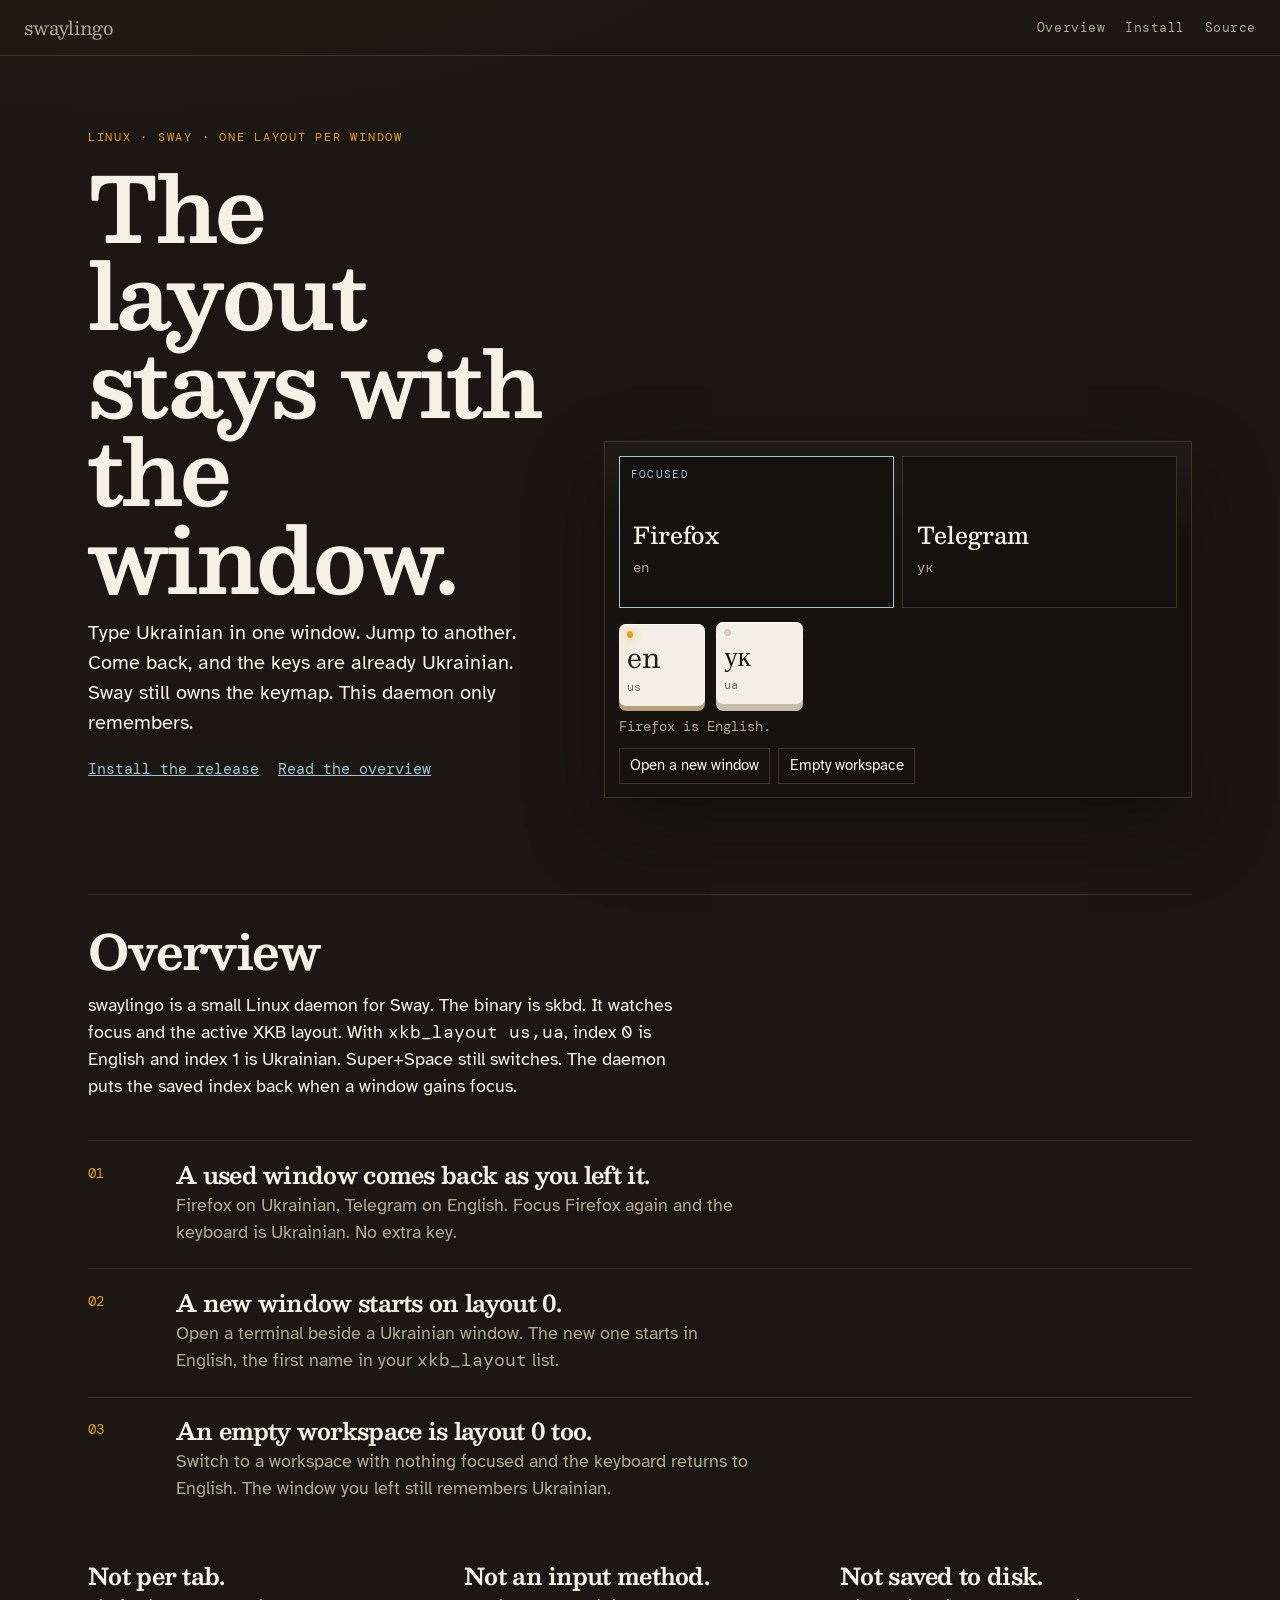
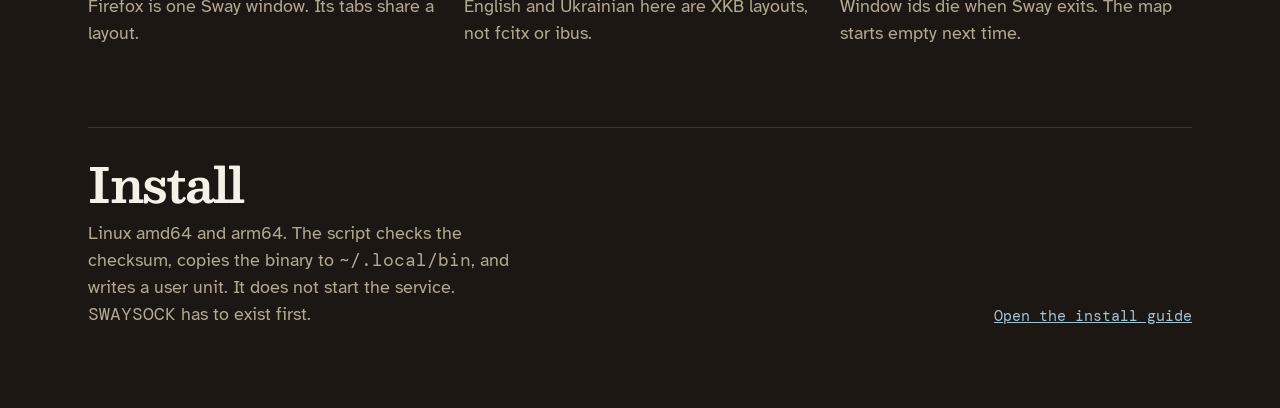
<file: docs/index.html>
<!DOCTYPE html>
<html lang="en">
  <head>
    <meta charset="utf-8" />
    <meta name="viewport" content="width=device-width, initial-scale=1" />
    <title>swaylingo</title>
    <meta
      name="description"
      content="A Sway daemon that keeps a keyboard layout on each window. New windows and empty workspaces start on layout 0."
    />
    <link rel="preconnect" href="https://fonts.googleapis.com" />
    <link rel="preconnect" href="https://fonts.gstatic.com" crossorigin />
    <link
      href="https://fonts.googleapis.com/css2?family=Atkinson+Hyperlegible:ital,wght@0,400;0,700&family=Besley:opsz,wght@12..72,520;12..72,650&family=DM+Mono:ital,wght@0,400;0,500&display=swap"
      rel="stylesheet"
    />
    <link rel="stylesheet" href="style.css" />
  </head>
  <body>
    <a class="skip" href="#demo">Skip to the desk</a>
    <header class="bar">
      <a class="mark" href="index.html">swaylingo</a>
      <nav aria-label="Site">
        <a href="#overview">Overview</a>
        <a href="install.html">Install</a>
        <a href="https://github.com/worxbend/swaylingo">Source</a>
      </nav>
    </header>

    <div class="sheet">
      <section class="hero">
        <div>
          <p class="kicker">Linux · Sway · one layout per window</p>
          <h1>The layout stays with the window.</h1>
          <p class="lede">
            Type Ukrainian in one window. Jump to another. Come back, and the
            keys are already Ukrainian. Sway still owns the keymap. This daemon
            only remembers.
          </p>
          <p class="actions">
            <a href="install.html">Install the release</a>
            <a href="#overview">Read the overview</a>
          </p>
        </div>

        <div class="machine" id="desk">
          <div class="windows" id="windows" role="group" aria-label="Windows"></div>
          <div class="keys" id="demo" role="group" aria-label="Keyboard layout">
            <button type="button" class="key" id="key-en">
              <span class="lamp" aria-hidden="true"></span>
              <span class="legend">en</span>
              <span class="hint">us</span>
            </button>
            <button type="button" class="key" id="key-ua">
              <span class="lamp" aria-hidden="true"></span>
              <span class="legend">ук</span>
              <span class="hint">ua</span>
            </button>
          </div>
          <p class="now" id="now" aria-live="polite"></p>
          <div class="row">
            <button type="button" id="spawn">Open a new window</button>
            <button type="button" id="empty">Empty workspace</button>
          </div>
        </div>
      </section>

      <section class="overview" id="overview">
        <h2>Overview</h2>
        <p>
          swaylingo is a small Linux daemon for Sway. The binary is skbd. It watches focus and the
          active XKB layout. With <code>xkb_layout us,ua</code>, index 0 is
          English and index 1 is Ukrainian. Super+Space still switches. The
          daemon puts the saved index back when a window gains focus.
        </p>
        <ol class="rules">
          <li>
            <span>01</span>
            <div>
              <h3>A used window comes back as you left it.</h3>
              <p>
                Firefox on Ukrainian, Telegram on English. Focus Firefox again and the
                keyboard is Ukrainian. No extra key.
              </p>
            </div>
          </li>
          <li>
            <span>02</span>
            <div>
              <h3>A new window starts on layout 0.</h3>
              <p>
                Open a terminal beside a Ukrainian window. The new one starts
                in English, the first name in your <code>xkb_layout</code> list.
              </p>
            </div>
          </li>
          <li>
            <span>03</span>
            <div>
              <h3>An empty workspace is layout 0 too.</h3>
              <p>
                Switch to a workspace with nothing focused and the keyboard
                returns to English. The window you left still remembers
                Ukrainian.
              </p>
            </div>
          </li>
        </ol>
        <div class="limits">
          <div>
            <h3>Not per tab.</h3>
            <p>Firefox is one Sway window. Its tabs share a layout.</p>
          </div>
          <div>
            <h3>Not an input method.</h3>
            <p>English and Ukrainian here are XKB layouts, not fcitx or ibus.</p>
          </div>
          <div>
            <h3>Not saved to disk.</h3>
            <p>Window ids die when Sway exits. The map starts empty next time.</p>
          </div>
        </div>
      </section>

      <section class="install-strip">
        <div>
          <h2>Install</h2>
          <p>
            Linux amd64 and arm64. The script checks the checksum, copies the
            binary to <code>~/.local/bin</code>, and writes a user unit. It
            does not start the service. <code>SWAYSOCK</code> has to exist
            first.
          </p>
        </div>
        <p class="actions"><a href="install.html">Open the install guide</a></p>
      </section>
    </div>
    <script src="app.js"></script>
  </body>
</html>
</file>
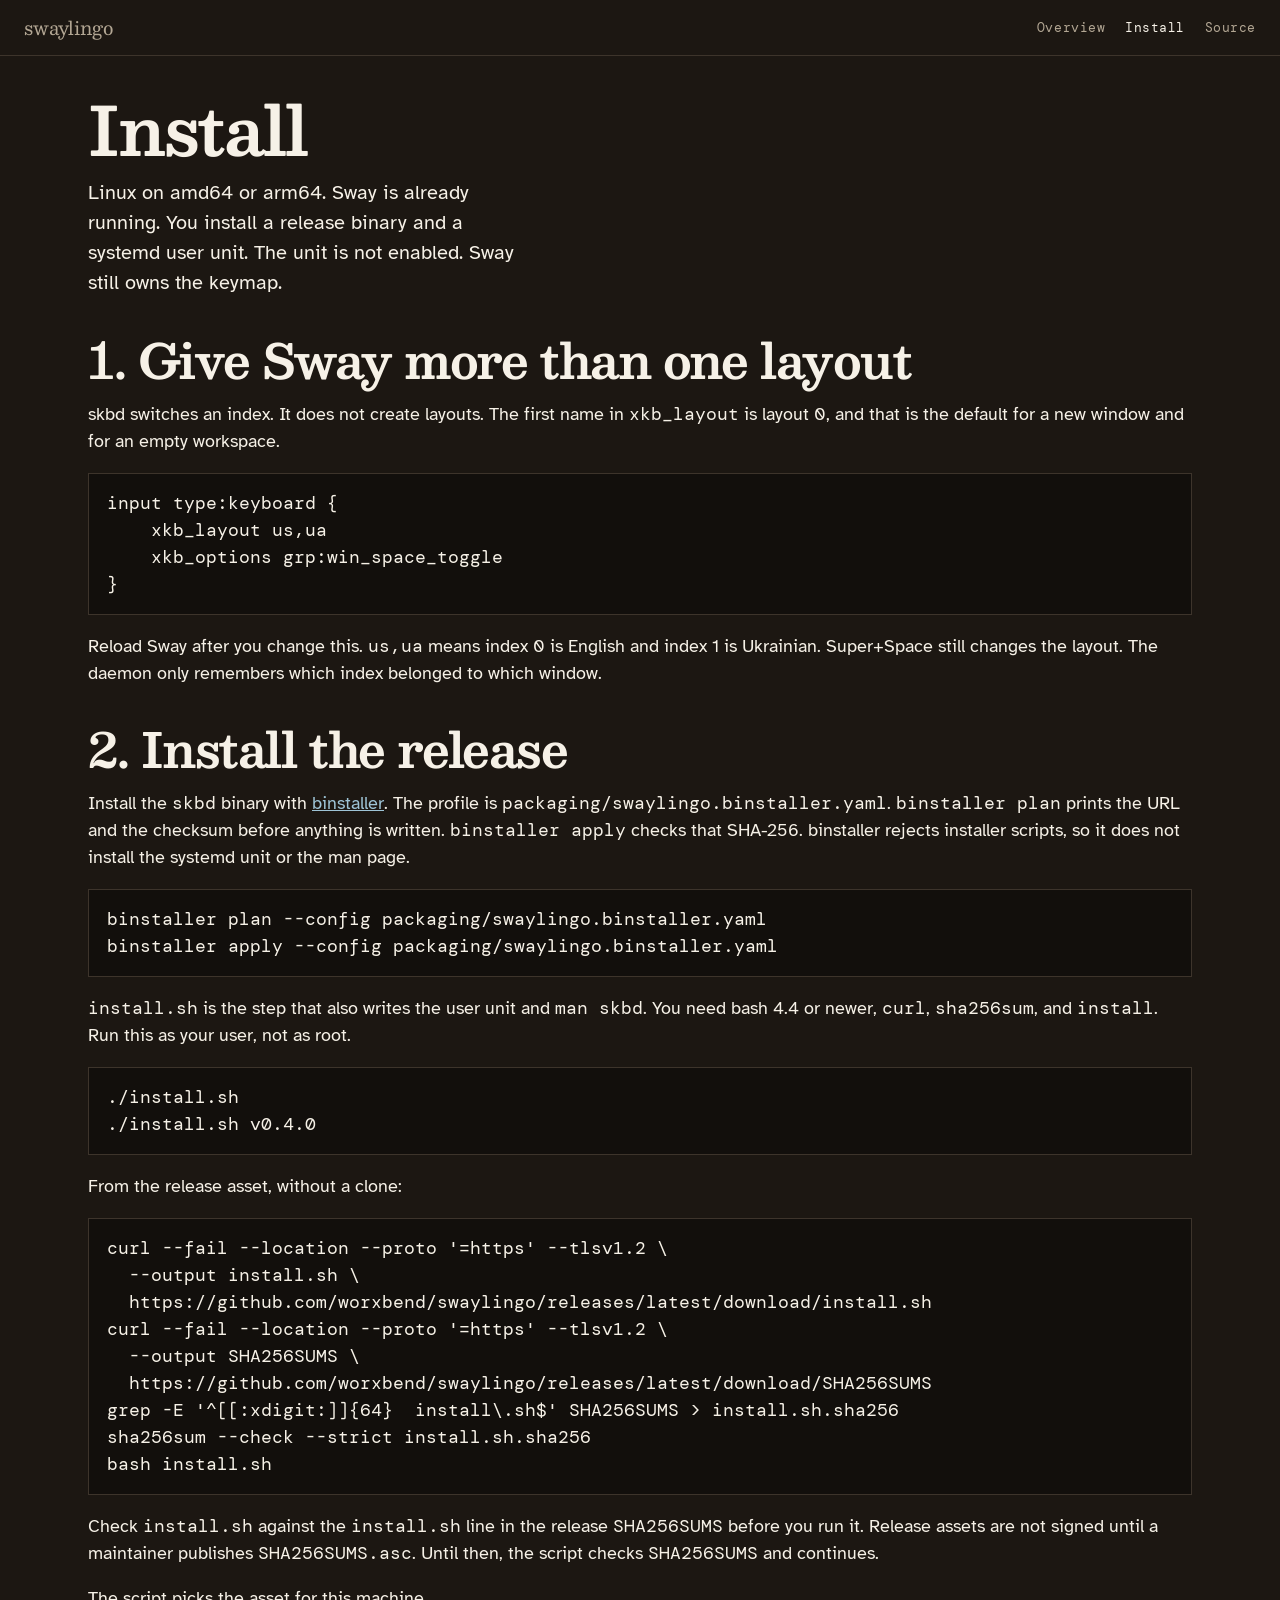
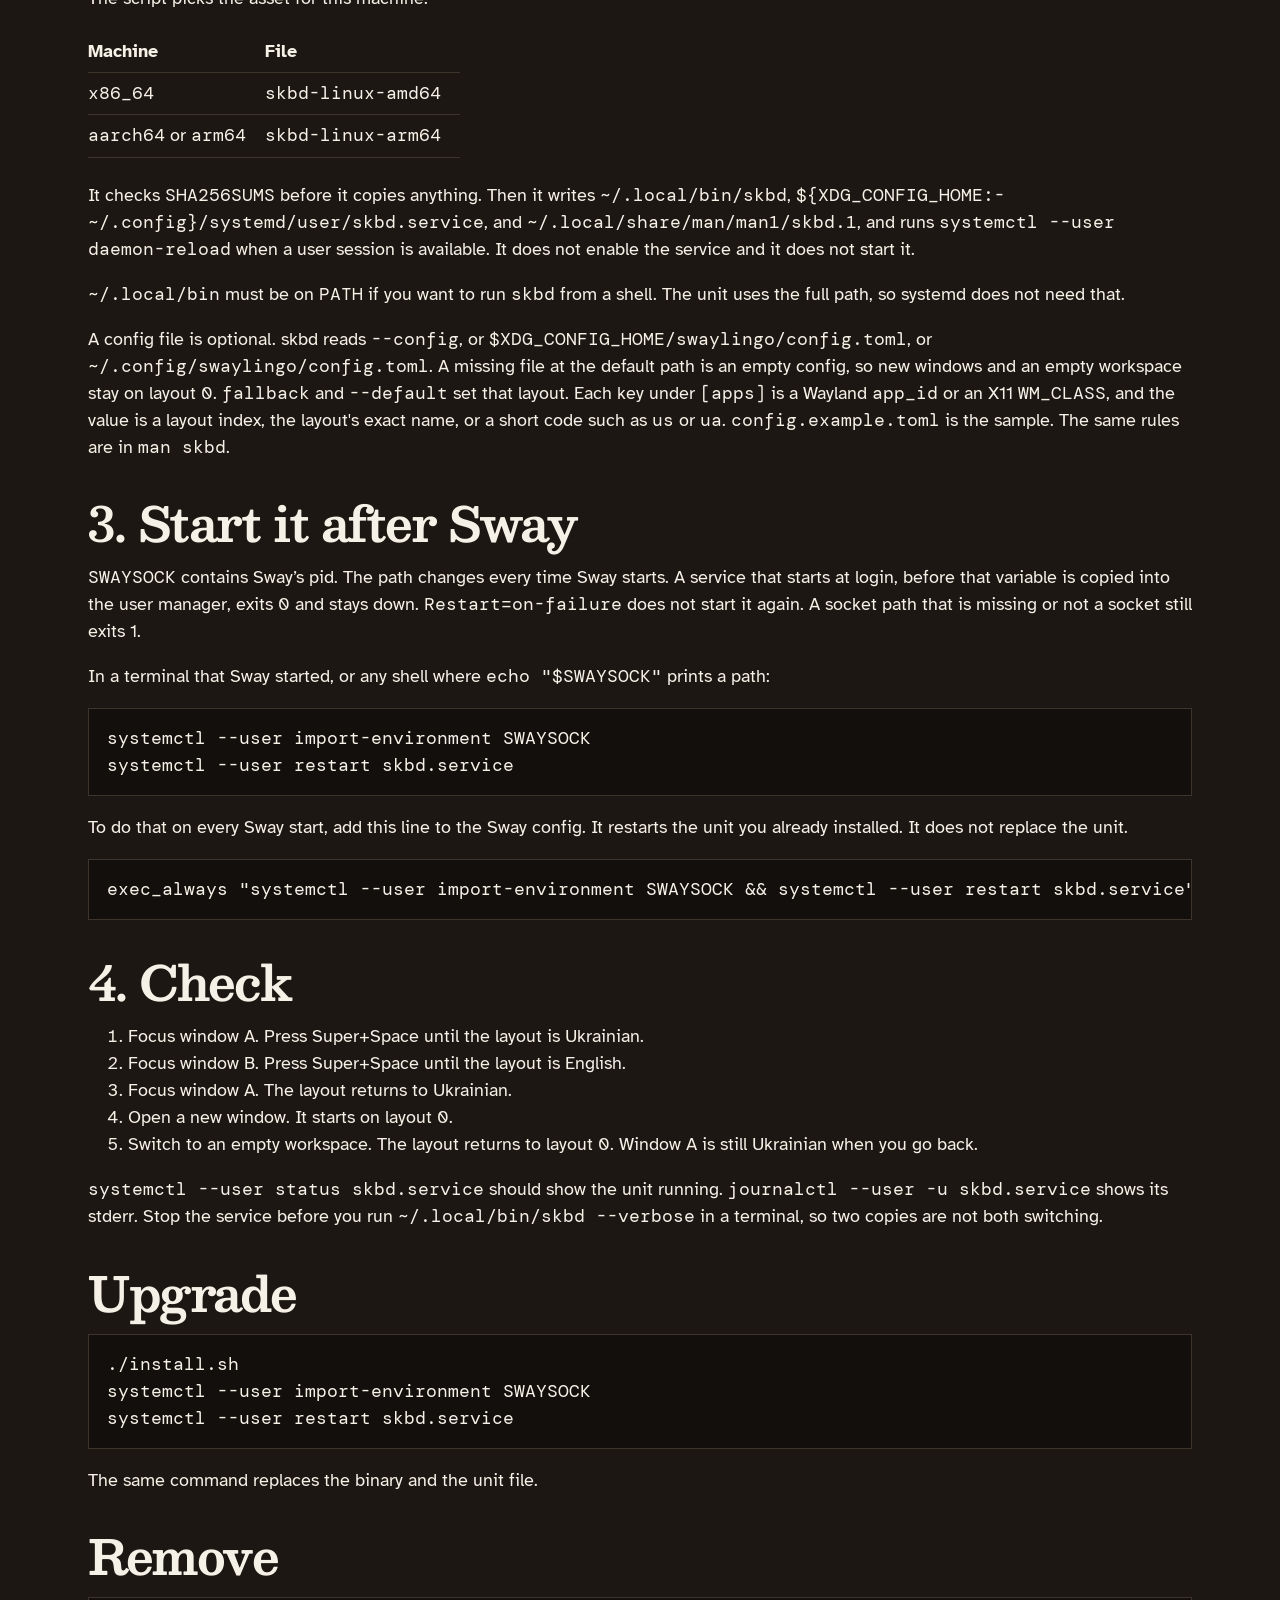
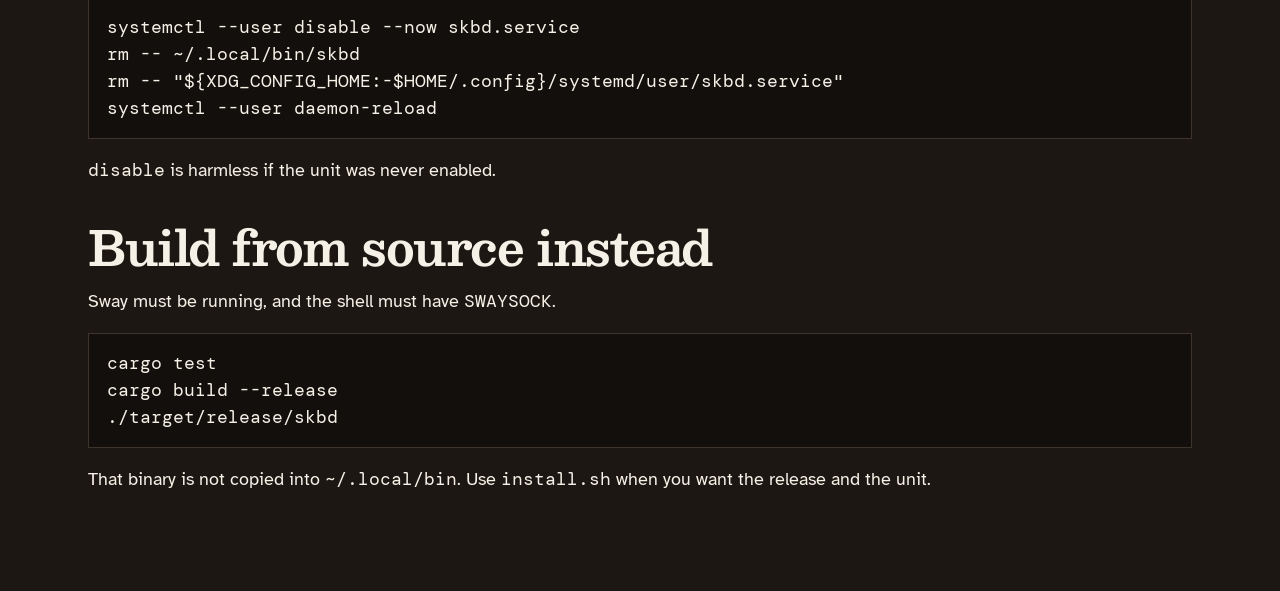
<file: docs/install.html>
<!DOCTYPE html>
<html lang="en">
  <head>
    <meta charset="utf-8" />
    <meta name="viewport" content="width=device-width, initial-scale=1" />
    <title>Install swaylingo</title>
    <meta
      name="description"
      content="Install the skbd release on Linux amd64 or arm64 and start the systemd user service after Sway."
    />
    <link rel="preconnect" href="https://fonts.googleapis.com" />
    <link rel="preconnect" href="https://fonts.gstatic.com" crossorigin />
    <link
      href="https://fonts.googleapis.com/css2?family=Atkinson+Hyperlegible:ital,wght@0,400;0,700&family=Besley:opsz,wght@12..72,520;12..72,650&family=DM+Mono:ital,wght@0,400;0,500&display=swap"
      rel="stylesheet"
    />
    <link rel="stylesheet" href="style.css" />
  </head>
  <body class="page">
    <header class="bar">
      <a class="mark" href="index.html">swaylingo</a>
      <nav aria-label="Site">
        <a href="index.html">Overview</a>
        <a href="install.html" aria-current="page">Install</a>
        <a href="https://github.com/worxbend/swaylingo">Source</a>
      </nav>
    </header>
    <div class="sheet">
    <h1>Install</h1>
    <p class="lede">
      Linux on amd64 or arm64. Sway is already running. You install a release
      binary and a systemd user unit. The unit is not enabled. Sway still owns
      the keymap.
    </p>

    <section>
      <h2>1. Give Sway more than one layout</h2>
      <p>
        skbd switches an index. It does not create layouts. The first name
        in <code>xkb_layout</code> is layout 0, and that is the default for a
        new window and for an empty workspace.
      </p>
      <pre><code>input type:keyboard {
    xkb_layout us,ua
    xkb_options grp:win_space_toggle
}</code></pre>
      <p>
        Reload Sway after you change this. <code>us,ua</code> means index 0 is
        English and index 1 is Ukrainian. Super+Space still changes the layout.
        The daemon only remembers which index belonged to which window.
      </p>
    </section>

    <section>
      <h2>2. Install the release</h2>
      <p>
        Install the <code>skbd</code> binary with
        <a href="https://worxbend.github.io/binstaller/">binstaller</a>.
        The profile is <code>packaging/swaylingo.binstaller.yaml</code>.
        <code>binstaller plan</code> prints the URL and the checksum before
        anything is written. <code>binstaller apply</code> checks that SHA-256.
        binstaller rejects installer scripts, so it does not install the
        systemd unit or the man page.
      </p>
      <pre><code>binstaller plan --config packaging/swaylingo.binstaller.yaml
binstaller apply --config packaging/swaylingo.binstaller.yaml</code></pre>
      <p>
        <code>install.sh</code> is the step that also writes the user unit and
        <code>man skbd</code>. You need bash 4.4 or newer, <code>curl</code>,
        <code>sha256sum</code>, and <code>install</code>. Run this as your
        user, not as root.
      </p>
      <pre><code>./install.sh
./install.sh v0.4.0</code></pre>
      <p>From the release asset, without a clone:</p>
      <pre><code>curl --fail --location --proto '=https' --tlsv1.2 \
  --output install.sh \
  https://github.com/worxbend/swaylingo/releases/latest/download/install.sh
curl --fail --location --proto '=https' --tlsv1.2 \
  --output SHA256SUMS \
  https://github.com/worxbend/swaylingo/releases/latest/download/SHA256SUMS
grep -E '^[[:xdigit:]]{64}  install\.sh$' SHA256SUMS &gt; install.sh.sha256
sha256sum --check --strict install.sh.sha256
bash install.sh</code></pre>
      <p>
        Check <code>install.sh</code> against the <code>install.sh</code> line
        in the release <code>SHA256SUMS</code> before you run it.
        Release assets are not signed until a maintainer publishes
        <code>SHA256SUMS.asc</code>. Until then, the script checks
        <code>SHA256SUMS</code> and continues.
      </p>
      <p>The script picks the asset for this machine.</p>
      <table>
        <thead>
          <tr>
            <th>Machine</th>
            <th>File</th>
          </tr>
        </thead>
        <tbody>
          <tr>
            <td><code>x86_64</code></td>
            <td><code>skbd-linux-amd64</code></td>
          </tr>
          <tr>
            <td><code>aarch64</code> or <code>arm64</code></td>
            <td><code>skbd-linux-arm64</code></td>
          </tr>
        </tbody>
      </table>
      <p>
        It checks <code>SHA256SUMS</code> before it copies anything. Then it
        writes <code>~/.local/bin/skbd</code>,
        <code>${XDG_CONFIG_HOME:-~/.config}/systemd/user/skbd.service</code>, and
        <code>~/.local/share/man/man1/skbd.1</code>, and runs
        <code>systemctl --user daemon-reload</code> when a user session is
        available. It does not enable the service and it does not start it.
      </p>
      <p>
        <code>~/.local/bin</code> must be on <code>PATH</code> if you want to
        run <code>skbd</code> from a shell. The unit uses the full path, so
        systemd does not need that.
      </p>
      <p>
        A config file is optional. skbd reads <code>--config</code>, or
        <code>$XDG_CONFIG_HOME/swaylingo/config.toml</code>, or
        <code>~/.config/swaylingo/config.toml</code>. A missing file at the
        default path is an empty config, so new windows and an empty workspace
        stay on layout 0. <code>fallback</code> and <code>--default</code> set
        that layout. Each key under <code>[apps]</code> is a Wayland
        <code>app_id</code> or an X11 <code>WM_CLASS</code>, and the value is a
        layout index, the layout's exact name, or a short code such as
        <code>us</code> or <code>ua</code>. <code>config.example.toml</code> is
        the sample. The same rules are in <code>man skbd</code>.
      </p>
    </section>

    <section>
      <h2>3. Start it after Sway</h2>
      <p>
        <code>SWAYSOCK</code> contains Sway’s pid. The path changes every time
        Sway starts. A service that starts at login, before that variable is
        copied into the user manager, exits 0 and stays down.
        <code>Restart=on-failure</code> does not start it again. A socket path
        that is missing or not a socket still exits 1.
      </p>
      <p>
        In a terminal that Sway started, or any shell where
        <code>echo "$SWAYSOCK"</code> prints a path:
      </p>
      <pre><code>systemctl --user import-environment SWAYSOCK
systemctl --user restart skbd.service</code></pre>
      <p>
        To do that on every Sway start, add this line to the Sway config. It
        restarts the unit you already installed. It does not replace the unit.
      </p>
      <pre><code>exec_always "systemctl --user import-environment SWAYSOCK &amp;&amp; systemctl --user restart skbd.service"</code></pre>
    </section>

    <section>
      <h2>4. Check</h2>
      <ol>
        <li>Focus window A. Press Super+Space until the layout is Ukrainian.</li>
        <li>Focus window B. Press Super+Space until the layout is English.</li>
        <li>Focus window A. The layout returns to Ukrainian.</li>
        <li>Open a new window. It starts on layout 0.</li>
        <li>
          Switch to an empty workspace. The layout returns to layout 0. Window A
          is still Ukrainian when you go back.
        </li>
      </ol>
      <p>
        <code>systemctl --user status skbd.service</code> should show the
        unit running.
        <code>journalctl --user -u skbd.service</code> shows its stderr.
        Stop the service before you run
        <code>~/.local/bin/skbd --verbose</code> in a terminal, so two
        copies are not both switching.
      </p>
    </section>

    <section>
      <h2>Upgrade</h2>
      <pre><code>./install.sh
systemctl --user import-environment SWAYSOCK
systemctl --user restart skbd.service</code></pre>
      <p>The same command replaces the binary and the unit file.</p>
    </section>

    <section>
      <h2>Remove</h2>
      <pre><code>systemctl --user disable --now skbd.service
rm -- ~/.local/bin/skbd
rm -- "${XDG_CONFIG_HOME:-$HOME/.config}/systemd/user/skbd.service"
systemctl --user daemon-reload</code></pre>
      <p><code>disable</code> is harmless if the unit was never enabled.</p>
    </section>

    <section>
      <h2>Build from source instead</h2>
      <p>Sway must be running, and the shell must have <code>SWAYSOCK</code>.</p>
      <pre><code>cargo test
cargo build --release
./target/release/skbd</code></pre>
      <p>
        That binary is not copied into <code>~/.local/bin</code>. Use
        <code>install.sh</code> when you want the release and the unit.
      </p>
    </section>
    </div>
  </body>
</html>
</file>
<file: docs/style.css>
:root {
  --desk: #1c1712;
  --ink: #f6f1e7;
  --quiet: #b3a794;
  --line: #3d342b;
  --key: #f4efe6;
  --key-ink: #221b14;
  --brass: #e2a322;
  --focus: #9ec4d6;
  --sheet: #14110e;
  --sans: "Atkinson Hyperlegible", "Segoe UI", sans-serif;
  --serif: "Besley", "Iowan Old Style", Georgia, serif;
  --mono: "DM Mono", ui-monospace, monospace;
}

* {
  box-sizing: border-box;
}

html {
  background:
    radial-gradient(90rem 40rem at 10% -10%, rgb(226 163 34 / 8%), transparent 50%),
    var(--desk);
  color: var(--ink);
}

body {
  margin: 0;
  font-family: var(--sans);
  font-size: 1.125rem;
  line-height: 1.5;
}

a {
  color: var(--focus);
}

a:hover {
  color: var(--ink);
}

.skip {
  position: absolute;
  left: 1rem;
  top: -4rem;
  background: var(--ink);
  color: var(--desk);
  padding: 0.4rem 0.7rem;
}

.skip:focus {
  top: 1rem;
}

.bar {
  display: flex;
  align-items: center;
  justify-content: space-between;
  gap: 1rem;
  padding: 0.85rem 1.5rem;
  border-bottom: 1px solid var(--line);
  font-family: var(--mono);
  font-size: 0.82rem;
  letter-spacing: 0.04em;
}

.bar a {
  color: var(--quiet);
  text-decoration: none;
}

.bar a:hover,
.bar a[aria-current="page"] {
  color: var(--ink);
}

.mark {
  color: var(--ink);
  font-family: var(--serif);
  font-size: 1.15rem;
  letter-spacing: 0;
}

.bar nav {
  display: flex;
  gap: 1.25rem;
}

.sheet {
  max-width: 72rem;
  margin: 0 auto;
  padding: 0 1.5rem 5rem;
}

.hero {
  display: grid;
  grid-template-columns: minmax(16rem, 0.9fr) minmax(18rem, 1.15fr);
  gap: 3.5rem;
  align-items: end;
  padding-top: 4.5rem;
}

.kicker {
  margin: 0 0 1rem;
  color: var(--brass);
  font-family: var(--mono);
  font-size: 0.78rem;
  letter-spacing: 0.14em;
  text-transform: uppercase;
}

h1,
h2,
h3 {
  font-family: var(--serif);
  font-weight: 650;
  letter-spacing: -0.03em;
  line-height: 0.98;
}

h1 {
  margin: 0 0 1rem;
  font-size: clamp(3.4rem, 7vw, 6.2rem);
}

h2 {
  margin: 0 0 0.8rem;
  font-size: clamp(2rem, 4vw, 3rem);
}

h3 {
  margin: 0 0 0.35rem;
  font-size: 1.45rem;
}

.lede {
  max-width: 28rem;
  margin: 0 0 1.25rem;
  font-size: 1.25rem;
}

.actions {
  display: flex;
  flex-wrap: wrap;
  gap: 0.8rem 1.2rem;
  align-items: center;
}

.actions a {
  font-family: var(--mono);
  font-size: 0.95rem;
}

.machine {
  padding: 0.85rem;
  background: linear-gradient(180deg, rgb(255 255 255 / 4%), transparent 28%), #16130f;
  border: 1px solid var(--line);
  box-shadow: 0 30px 70px rgb(0 0 0 / 35%);
}

.windows {
  display: flex;
  flex-wrap: wrap;
  gap: 0.55rem;
  min-height: 9.5rem;
}

.window {
  position: relative;
  flex: 1 1 9rem;
  min-height: 9.5rem;
  padding: 1.6rem 0.85rem 0.8rem;
  color: var(--ink);
  text-align: left;
  background: var(--sheet);
  border: 1px solid var(--line);
  cursor: pointer;
  font: inherit;
}

.window strong {
  display: block;
  margin-top: 1.4rem;
  font-family: var(--serif);
  font-size: 1.45rem;
  font-weight: 520;
}

.window .lang {
  color: var(--quiet);
  font-family: var(--mono);
  font-size: 0.85rem;
}

.window.on {
  border-color: var(--focus);
}

.window.on::before {
  content: "focused";
  position: absolute;
  top: 0.55rem;
  left: 0.7rem;
  color: var(--focus);
  font-family: var(--mono);
  font-size: 0.68rem;
  letter-spacing: 0.12em;
  text-transform: uppercase;
}

.keys {
  display: flex;
  gap: 0.7rem;
  margin-top: 0.9rem;
}

.key {
  width: 5.4rem;
  height: 5.1rem;
  padding: 0.45rem 0.5rem;
  color: var(--key-ink);
  text-align: left;
  background: var(--key);
  border: 0;
  border-radius: 0.45rem;
  box-shadow: inset 0 1px 0 #fff, 0 7px 0 #c8beae;
  cursor: pointer;
  font: inherit;
}

.key .legend {
  display: block;
  font-family: var(--serif);
  font-size: 1.7rem;
  line-height: 1;
}

.key .hint {
  color: #6e655a;
  font-family: var(--mono);
  font-size: 0.72rem;
}

.key .lamp {
  display: block;
  width: 0.42rem;
  height: 0.42rem;
  margin-bottom: 0.4rem;
  background: #d5ccbf;
  border-radius: 50%;
}

.key.lit {
  transform: translateY(2px);
  box-shadow: inset 0 1px 0 #fff, 0 5px 0 #b7a078;
}

.key.lit .lamp {
  background: var(--brass);
  box-shadow: 0 0 0.7rem var(--brass);
}

.now {
  min-height: 1.5rem;
  margin: 0.85rem 0 0.4rem;
  color: var(--quiet);
  font-family: var(--mono);
  font-size: 0.85rem;
}

.row {
  display: flex;
  flex-wrap: wrap;
  gap: 0.5rem;
}

.row button {
  padding: 0.35rem 0.65rem;
  color: var(--ink);
  background: transparent;
  border: 1px solid var(--line);
  cursor: pointer;
  font: inherit;
  font-size: 0.95rem;
}

button:focus-visible,
a:focus-visible,
.window:focus-visible,
.key:focus-visible {
  outline: 2px solid var(--focus);
  outline-offset: 3px;
}

.overview {
  margin-top: 6rem;
  padding-top: 2rem;
  border-top: 1px solid var(--line);
}

.overview > p {
  max-width: 38rem;
}

.rules {
  list-style: none;
  margin: 2.5rem 0 0;
  padding: 0;
}

.rules li {
  display: grid;
  grid-template-columns: 4.5rem 1fr;
  gap: 1rem;
  padding: 1.4rem 0;
  border-top: 1px solid var(--line);
}

.rules span {
  color: var(--brass);
  font-family: var(--mono);
  font-size: 0.85rem;
}

.rules p {
  max-width: 36rem;
  margin: 0;
  color: var(--quiet);
}

.limits {
  display: grid;
  grid-template-columns: 1fr 1fr 1fr;
  gap: 1.5rem;
  margin-top: 2.5rem;
}

.limits p {
  margin: 0.3rem 0 0;
  color: var(--quiet);
}

.install-strip {
  display: flex;
  justify-content: space-between;
  gap: 2rem;
  align-items: end;
  margin-top: 5rem;
  padding-top: 2rem;
  border-top: 1px solid var(--line);
}

.install-strip p {
  max-width: 28rem;
  margin: 0.4rem 0 0;
  color: var(--quiet);
}

code,
pre {
  font-family: var(--mono);
}

pre {
  padding: 1rem 1.1rem;
  overflow-x: auto;
  background: #120f0c;
  border: 1px solid var(--line);
}

body.page .sheet {
  padding-top: 2.5rem;
}

body.page h1 {
  font-size: clamp(2.6rem, 6vw, 4.2rem);
}

table {
  border-collapse: collapse;
  margin: 1rem 0 1.5rem;
}

th,
td {
  padding: 0.45rem 1.2rem 0.45rem 0;
  text-align: left;
  border-bottom: 1px solid var(--line);
}

body.page section {
  margin-top: 2.4rem;
}

@media (max-width: 860px) {
  .hero,
  .limits,
  .install-strip,
  .rules li {
    grid-template-columns: 1fr;
  }

  .hero {
    padding-top: 2.5rem;
    gap: 2rem;
  }

  .bar nav {
    gap: 0.8rem;
  }
}

@media (prefers-reduced-motion: reduce) {
  .key.lit {
    transform: none;
  }
}
</file>
